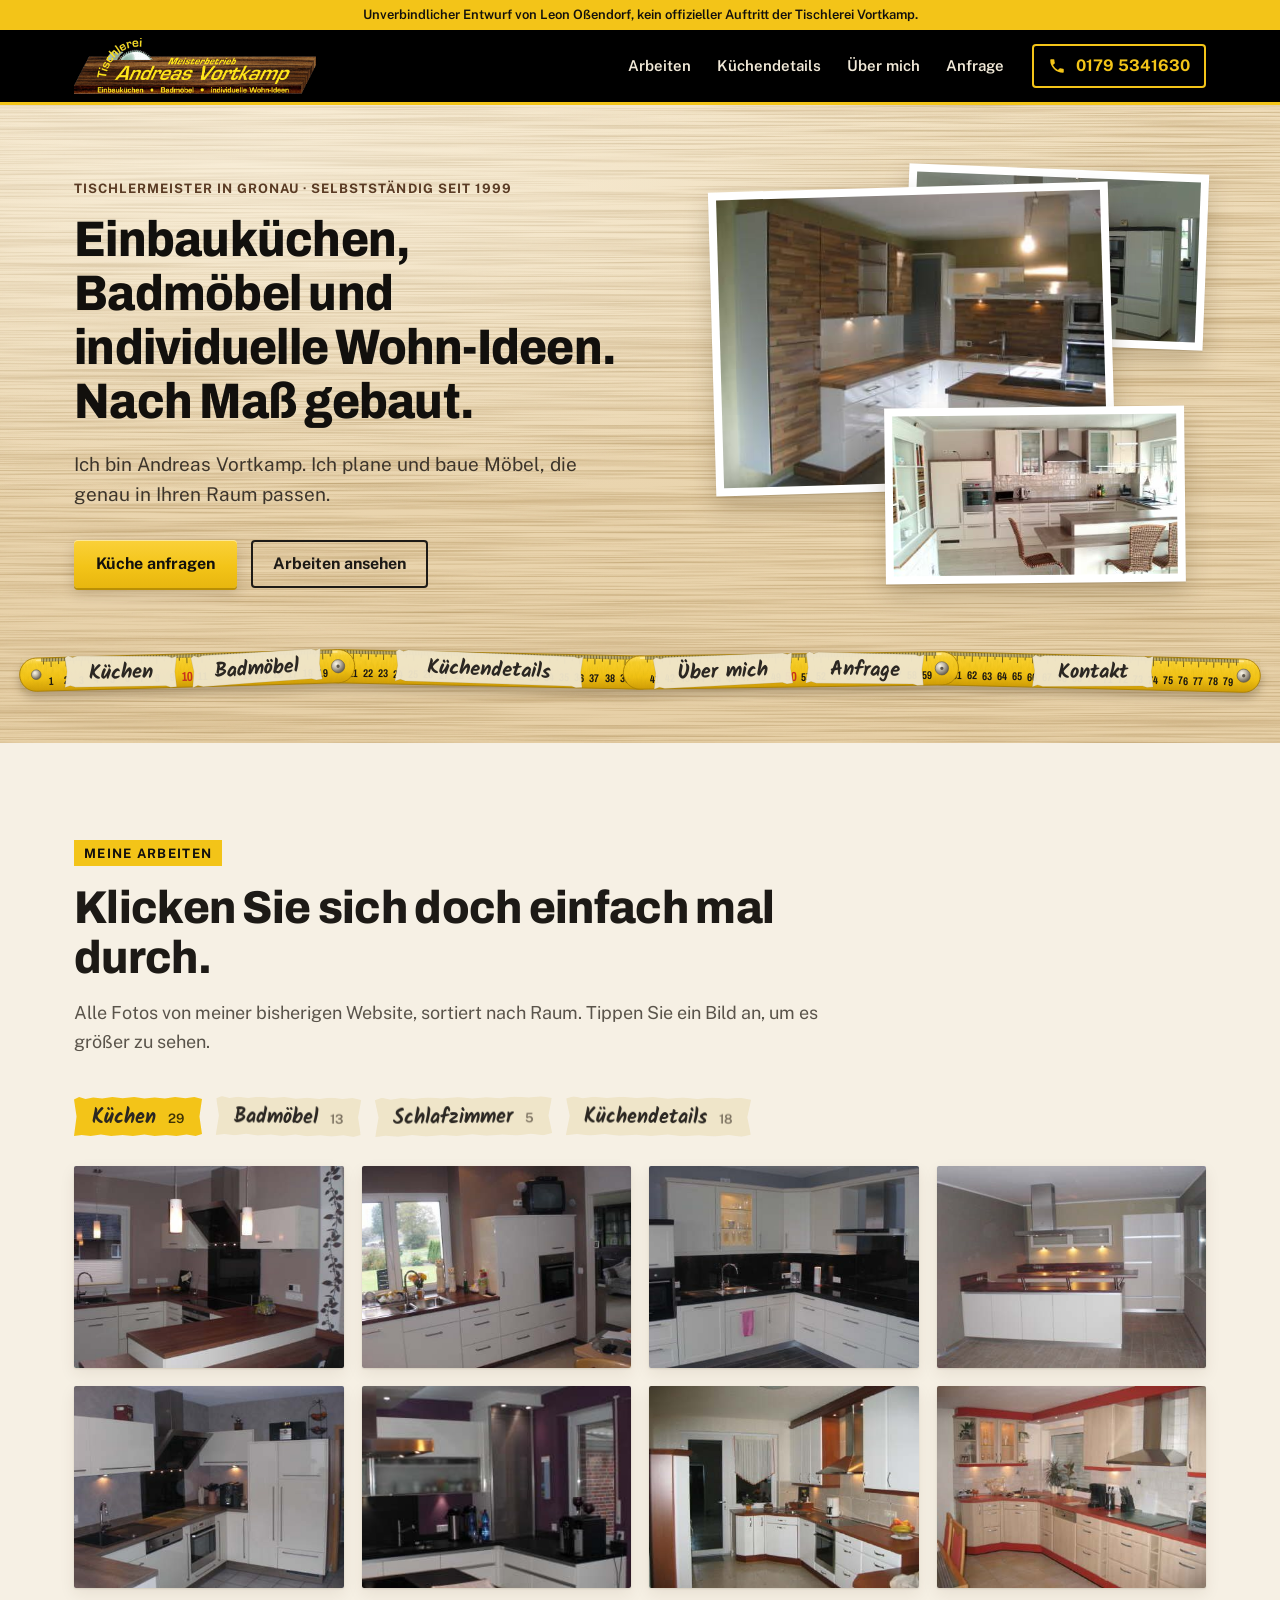
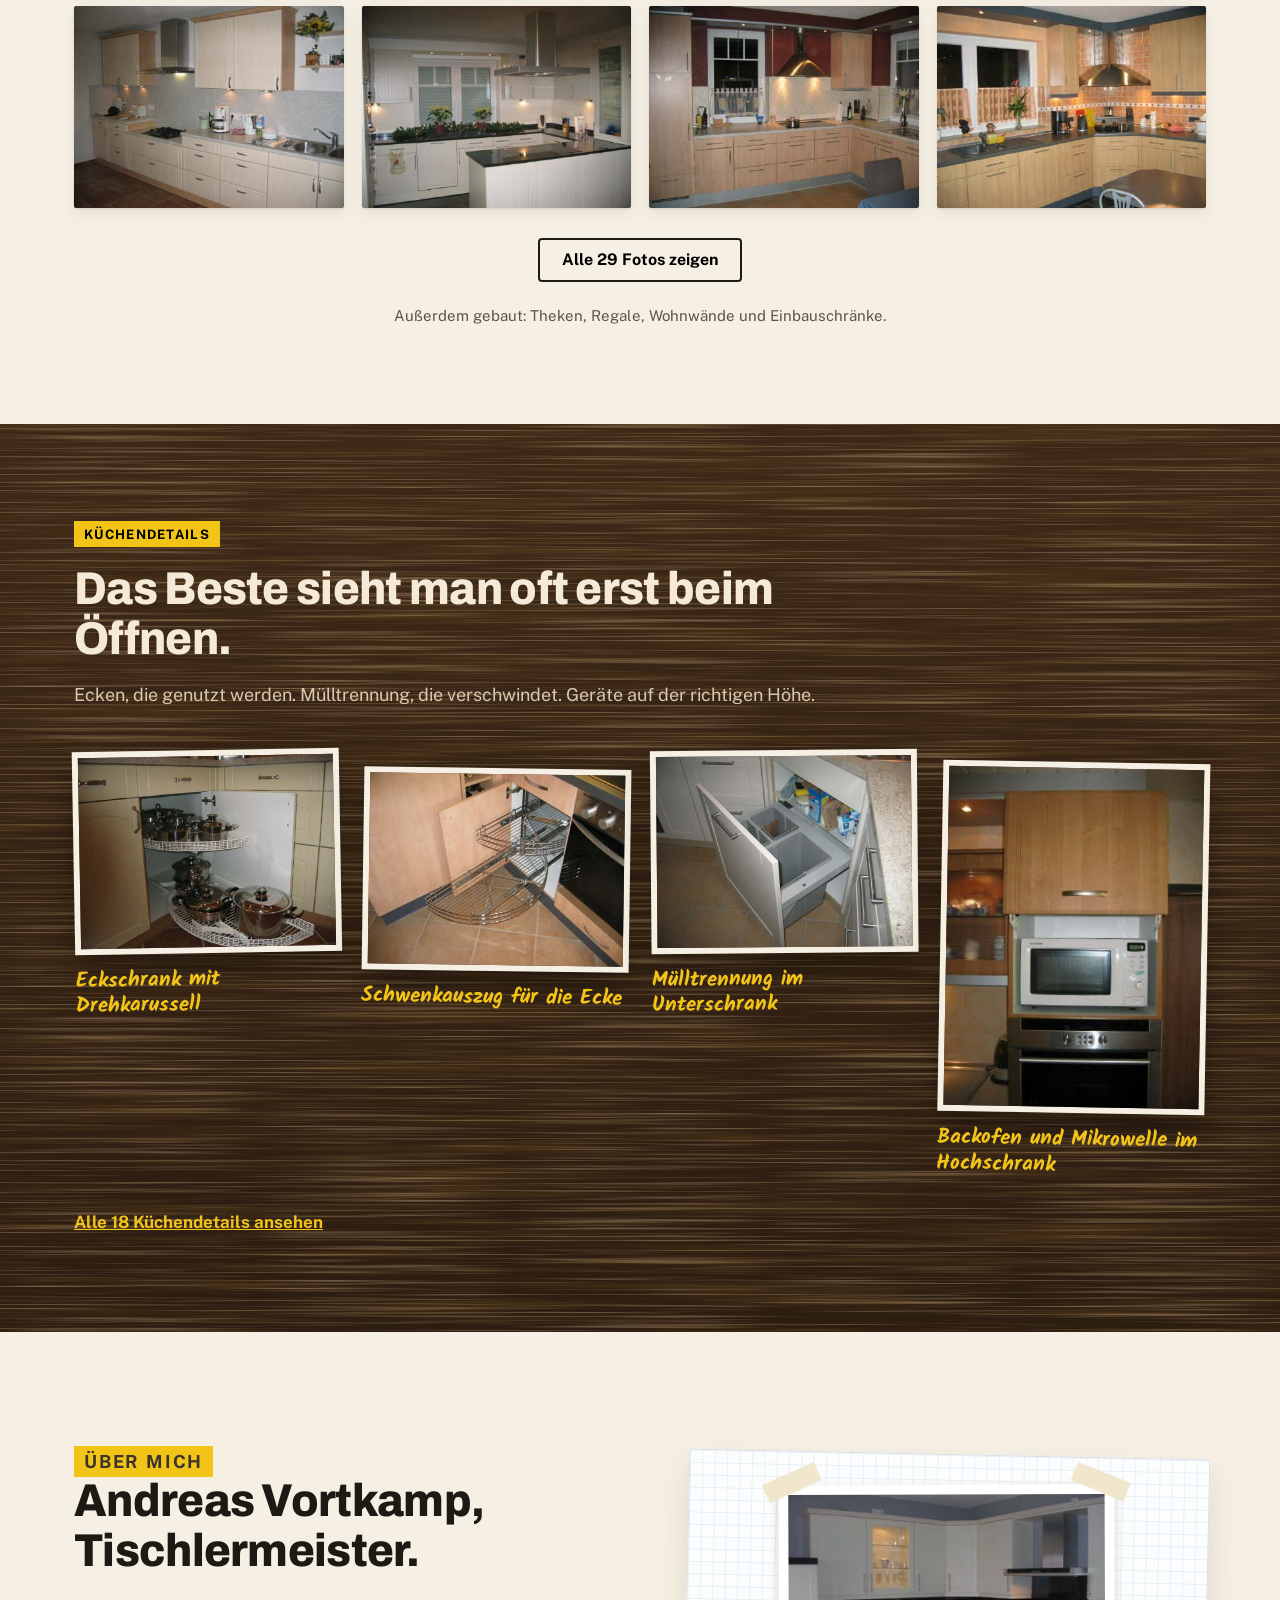
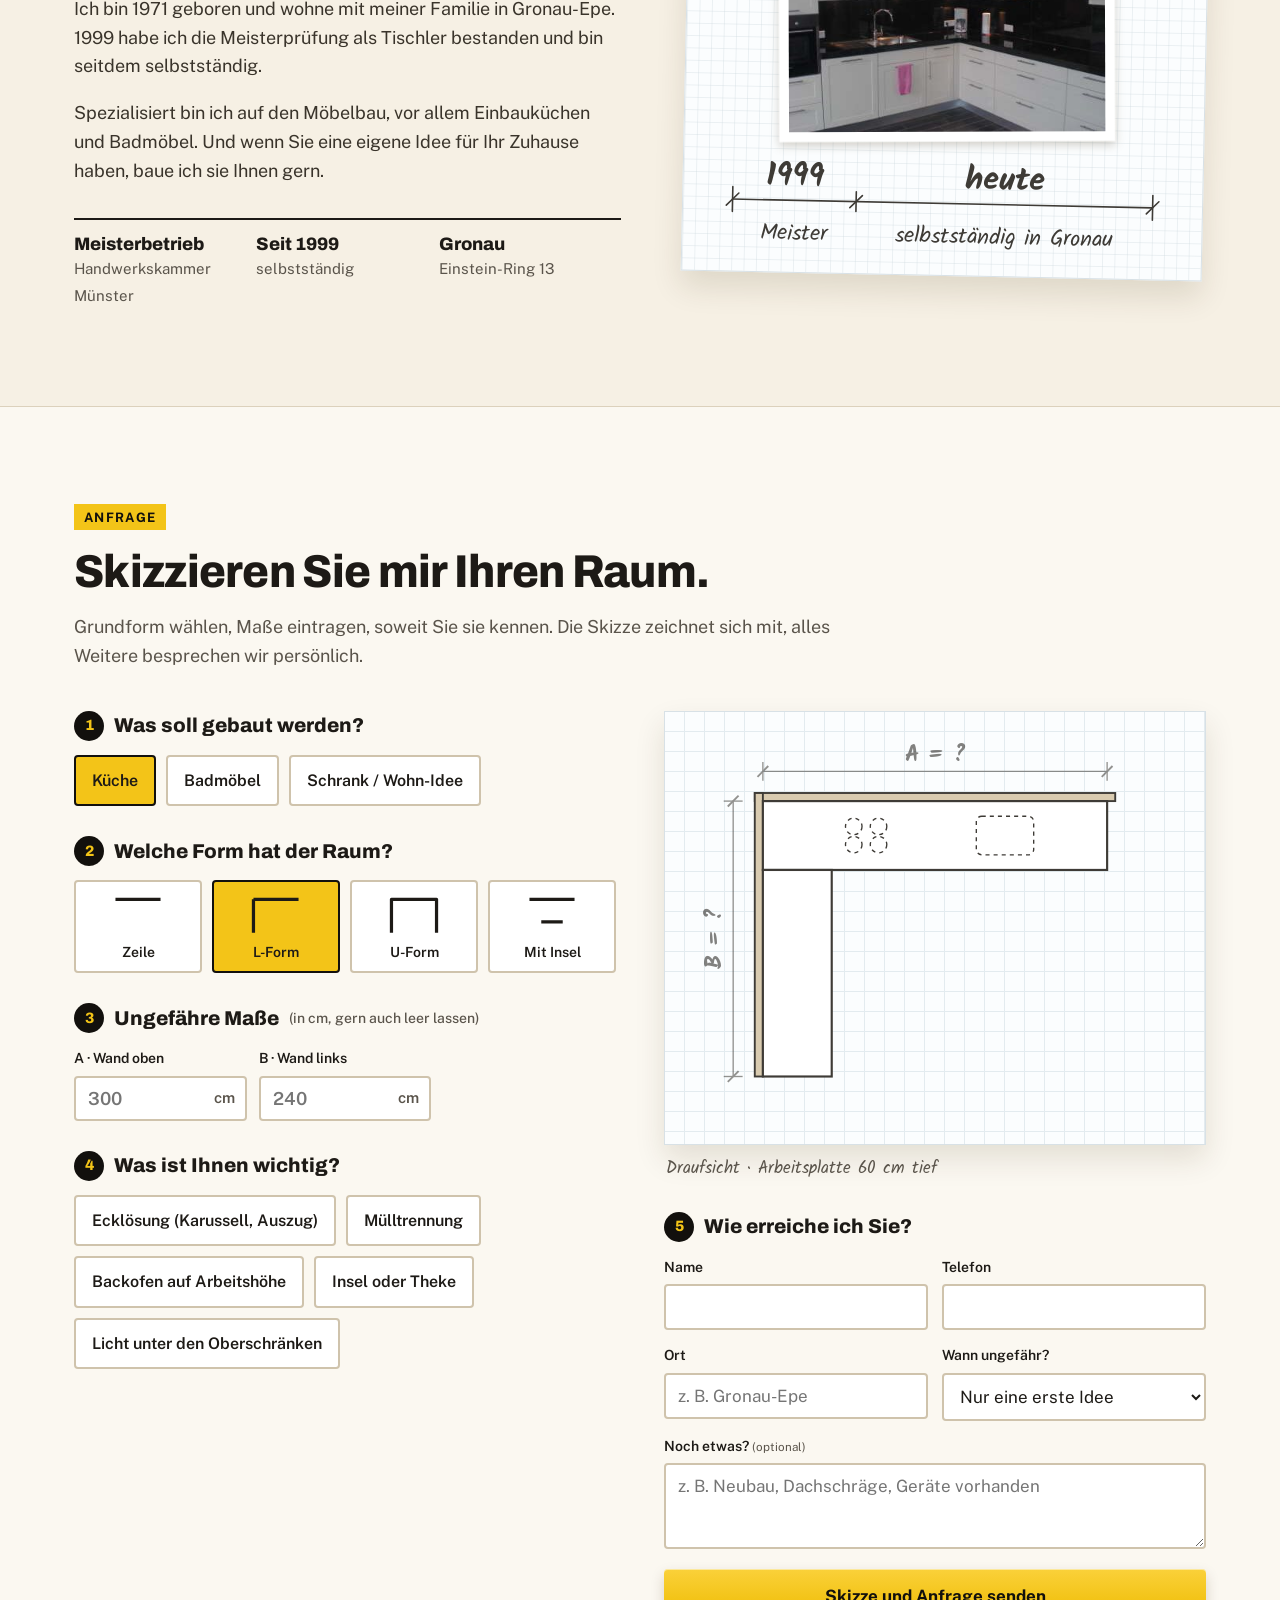
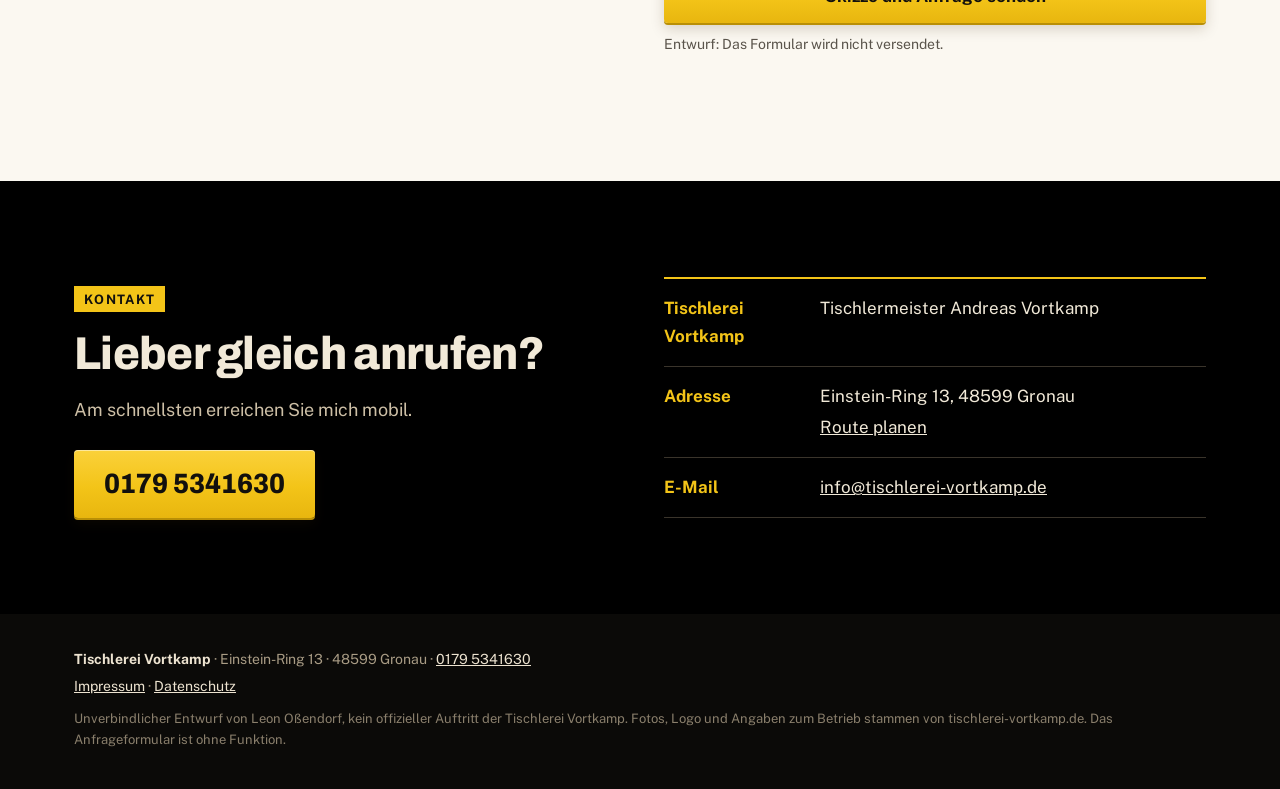
<file: index.html>
<!doctype html>
<html lang="de-DE">
<head>
<meta charset="utf-8">
<meta name="viewport" content="width=device-width, initial-scale=1">
<meta name="robots" content="noindex,nofollow">
<title>Tischlerei Andreas Vortkamp, Gronau · Einbauküchen, Badmöbel, Wohn-Ideen (Entwurf)</title>
<meta name="description" content="Unverbindlicher Entwurf von Leon Oßendorf für die Tischlerei Andreas Vortkamp in Gronau.">
<link rel="preload" href="fonts/archivo-var.woff2" as="font" type="font/woff2" crossorigin>
<link rel="stylesheet" href="css/style.css">
</head>
<body>

<div class="draftbar" role="note">Unverbindlicher Entwurf von Leon Oßendorf, kein offizieller Auftritt der Tischlerei Vortkamp.</div>

<header class="top">
  <div class="wrap top-in">
    <a class="brand" href="#start" aria-label="Tischlerei Andreas Vortkamp, zur Startseite"><img src="img/logo.png" width="787" height="182" alt="Tischlerei Meisterbetrieb Andreas Vortkamp: Einbauküchen, Badmöbel, individuelle Wohn-Ideen"></a>
    <nav class="mainnav" aria-label="Hauptnavigation">
      <a href="#arbeiten">Arbeiten</a>
      <a href="#details">Küchendetails</a>
      <a href="#ueber">Über mich</a>
      <a href="#anfrage">Anfrage</a>
    </nav>
    <a class="btn btn-call top-call" href="tel:+491795341630"><svg aria-hidden="true" viewBox="0 0 24 24"><path d="M6.6 10.8a15.1 15.1 0 0 0 6.6 6.6l2.2-2.2c.3-.3.7-.4 1-.2 1.1.4 2.3.6 3.6.6.6 0 1 .4 1 1V20c0 .6-.4 1-1 1A17 17 0 0 1 3 4c0-.6.4-1 1-1h3.5c.6 0 1 .4 1 1 0 1.3.2 2.5.6 3.6.1.3 0 .7-.2 1l-2.3 2.2z"/></svg><span>0179 5341630</span></a>
  </div>
</header>

<main id="start">

<!-- HERO: Werkbank mit Zollstock -->
<section class="hero">
  <div class="wrap hero-in">
    <div class="hero-text">
      <p class="kicker">Tischlermeister in Gronau · selbstständig seit 1999</p>
      <h1>Einbauküchen, Badmöbel und individuelle Wohn-Ideen. Nach Maß gebaut.</h1>
      <p class="lead">Ich bin Andreas Vortkamp. Ich plane und baue Möbel, die genau in Ihren Raum passen.</p>
      <div class="hero-cta">
        <a class="btn btn-zoll" href="#anfrage">Küche anfragen</a>
        <a class="btn btn-ghost" href="#arbeiten">Arbeiten ansehen</a>
      </div>
    </div>
    <div class="hero-photos" aria-label="Drei Küchen der Tischlerei Vortkamp">
      <figure class="print p1"><img src="img/k-17.jpg" width="400" height="300" alt="Weiße Küche mit Holzfronten, Kochinsel und Unterbauleuchten"></figure>
      <figure class="print p2"><img src="img/k-24.jpg" width="400" height="225" alt="Weiße Hochglanzküche mit dunkler Arbeitsplatte und Insel"></figure>
      <figure class="print p3"><img src="img/k-26.jpg" width="400" height="225" alt="Helle Küche mit Theke und Glasvitrinen"></figure>
    </div>
  </div>
  <div class="rule-strip">
    <div class="rule-scroll">
      <svg class="zollstock" id="hero-rule" role="navigation" aria-label="Bereiche der Seite"></svg>
    </div>
  </div>
</section>

<!-- ARBEITEN -->
<section class="sec arbeiten" id="arbeiten">
  <div class="wrap">
    <header class="sec-head">
      <p class="eyebrow">Meine Arbeiten</p>
      <h2>Klicken Sie sich doch einfach mal durch.</h2>
      <p class="sec-lead">Alle Fotos von meiner bisherigen Website, sortiert nach Raum. Tippen Sie ein Bild an, um es größer zu sehen.</p>
    </header>
    <div class="tabs" role="tablist" aria-label="Arbeiten filtern">
      <button class="tape" role="tab" aria-selected="true" data-f="k">Küchen <small></small></button>
      <button class="tape" role="tab" aria-selected="false" data-f="b">Badmöbel <small></small></button>
      <button class="tape" role="tab" aria-selected="false" data-f="s">Schlafzimmer <small></small></button>
      <button class="tape" role="tab" aria-selected="false" data-f="d">Küchendetails <small></small></button>
    </div>
    <div class="grid" id="grid" aria-live="polite"></div>
    <button class="more" id="more" type="button">Weitere Fotos zeigen</button>
    <p class="also">Außerdem gebaut: Theken, Regale, Wohnwände und Einbauschränke.</p>
  </div>
</section>

<!-- KÜCHENDETAILS -->
<section class="sec details" id="details">
  <div class="wrap">
    <header class="sec-head light">
      <p class="eyebrow">Küchendetails</p>
      <h2>Das Beste sieht man oft erst beim Öffnen.</h2>
      <p class="sec-lead">Ecken, die genutzt werden. Mülltrennung, die verschwindet. Geräte auf der richtigen Höhe.</p>
    </header>
    <div class="det-grid">
      <figure class="det"><img src="img/d-06.jpg" width="400" height="300" alt="Geöffneter Eckschrank mit Drehkarussell und Töpfen" loading="lazy"><figcaption>Eckschrank mit Drehkarussell</figcaption></figure>
      <figure class="det"><img src="img/d-14.jpg" width="400" height="300" alt="Schwenkauszug mit Drahtkörben im Eckschrank" loading="lazy"><figcaption>Schwenkauszug für die Ecke</figcaption></figure>
      <figure class="det"><img src="img/d-12.jpg" width="400" height="300" alt="Mülltrennung mit zwei Behältern im Unterschrank" loading="lazy"><figcaption>Mülltrennung im Unterschrank</figcaption></figure>
      <figure class="det"><img src="img/d-09.jpg" width="300" height="400" alt="Hochschrank mit Mikrowelle über dem Backofen" loading="lazy"><figcaption>Backofen und Mikrowelle im Hochschrank</figcaption></figure>
    </div>
    <p class="det-more"><a href="#arbeiten" data-jump="d">Alle 18 Küchendetails ansehen</a></p>
  </div>
</section>

<!-- ÜBER MICH -->
<section class="sec ueber" id="ueber">
  <div class="wrap ueber-in">
    <div class="ueber-text">
      <p class="eyebrow">Über mich</p>
      <h2>Andreas Vortkamp, Tischlermeister.</h2>
      <p>Ich bin 1971 geboren und wohne mit meiner Familie in Gronau-Epe. 1999 habe ich die Meisterprüfung als Tischler bestanden und bin seitdem selbstständig.</p>
      <p>Spezialisiert bin ich auf den Möbelbau, vor allem Einbauküchen und Badmöbel. Und wenn Sie eine eigene Idee für Ihr Zuhause haben, baue ich sie Ihnen gern.</p>
      <ul class="facts">
        <li><b>Meisterbetrieb</b><span>Handwerkskammer Münster</span></li>
        <li><b>Seit 1999</b><span>selbstständig</span></li>
        <li><b>Gronau</b><span>Einstein-Ring 13</span></li>
      </ul>
    </div>
    <div class="ueber-mass" aria-hidden="true">
      <svg viewBox="0 0 420 340" class="massblatt">
        <defs><pattern id="kar" width="10" height="10" patternUnits="userSpaceOnUse"><path d="M10 0H0V10" fill="none" stroke="#c9d5dc" stroke-width=".5"/></pattern></defs>
        <rect width="420" height="340" fill="url(#kar)"/>
        <g transform="rotate(-1.4 210 120)">
          <rect x="74" y="24" width="272" height="208" fill="#fff" style="filter:drop-shadow(0 3px 4px rgba(60,40,10,.22))"/>
          <image href="img/k-03.jpg" x="82" y="32" width="256" height="192" preserveAspectRatio="xMidYMid slice"/>
          <rect x="62" y="14" width="46" height="16" fill="#EFE5C9" opacity=".92" transform="rotate(-24 85 22)"/>
          <rect x="312" y="14" width="46" height="16" fill="#EFE5C9" opacity=".92" transform="rotate(22 335 22)"/>
        </g>
        <g class="pencil">
          <line x1="40" y1="282" x2="380" y2="282"/>
          <line x1="40" y1="272" x2="40" y2="292"/><line x1="380" y1="272" x2="380" y2="292"/>
          <line x1="35" y1="287" x2="45" y2="277"/><line x1="375" y1="287" x2="385" y2="277"/>
          <line x1="140" y1="274" x2="140" y2="290"/><line x1="135" y1="287" x2="145" y2="277"/>
        </g>
        <text x="90" y="270" class="hand" text-anchor="middle">1999</text>
        <text x="260" y="270" class="hand" text-anchor="middle">heute</text>
        <text x="90" y="314" class="hand sm" text-anchor="middle">Meister</text>
        <text x="260" y="314" class="hand sm" text-anchor="middle">selbstständig in Gronau</text>
      </svg>
    </div>
  </div>
</section>

<!-- ANFRAGE MIT SKIZZE -->
<section class="sec anfrage" id="anfrage">
  <div class="wrap">
    <header class="sec-head">
      <p class="eyebrow">Anfrage</p>
      <h2>Skizzieren Sie mir Ihren Raum.</h2>
      <p class="sec-lead">Grundform wählen, Maße eintragen, soweit Sie sie kennen. Die Skizze zeichnet sich mit, alles Weitere besprechen wir persönlich.</p>
    </header>

    <form class="form" id="form" novalidate>
      <div class="form-cols">
        <div class="form-left">
          <fieldset class="step">
            <legend><i>1</i> Was soll gebaut werden?</legend>
            <div class="chips" data-name="raum">
              <label><input type="radio" name="raum" value="kueche" checked><span>Küche</span></label>
              <label><input type="radio" name="raum" value="bad"><span>Badmöbel</span></label>
              <label><input type="radio" name="raum" value="schrank"><span>Schrank / Wohn-Idee</span></label>
            </div>
          </fieldset>

          <fieldset class="step">
            <legend><i>2</i> Welche Form hat der Raum?</legend>
            <div class="shapes" id="shapes"></div>
          </fieldset>

          <fieldset class="step">
            <legend><i>3</i> Ungefähre Maße <small>(in cm, gern auch leer lassen)</small></legend>
            <div class="mass" id="mass"></div>
          </fieldset>

          <fieldset class="step">
            <legend><i>4</i> Was ist Ihnen wichtig?</legend>
            <div class="chips multi" id="wishes"></div>
          </fieldset>
        </div>

        <div class="form-right">
          <div class="sketch" aria-live="polite">
            <div class="sketch-paper">
              <svg id="plan" class="plan" viewBox="0 0 400 320" role="img" aria-label="Skizze Ihres Raums"></svg>
            </div>
            <p class="sketch-cap" id="plan-cap">Draufsicht, Arbeitsplatte 60 cm tief</p>
          </div>

          <fieldset class="step">
            <legend><i>5</i> Wie erreiche ich Sie?</legend>
            <div class="fields">
              <label class="f"><span>Name</span><input name="name" autocomplete="name" required></label>
              <label class="f"><span>Telefon</span><input name="tel" type="tel" autocomplete="tel" inputmode="tel" required></label>
              <label class="f"><span>Ort</span><input name="ort" autocomplete="address-level2" placeholder="z. B. Gronau-Epe"></label>
              <label class="f"><span>Wann ungefähr?</span>
                <select name="wann"><option>Nur eine erste Idee</option><option>In den nächsten 3 Monaten</option><option>In 3 bis 6 Monaten</option><option>Später</option></select></label>
              <label class="f wide"><span>Noch etwas? <small>(optional)</small></span><textarea name="text" rows="3" placeholder="z. B. Neubau, Dachschräge, Geräte vorhanden"></textarea></label>
            </div>
            <button class="btn btn-zoll send" type="submit">Skizze und Anfrage senden</button>
            <p class="note">Entwurf: Das Formular wird nicht versendet.</p>
          </fieldset>
        </div>
      </div>
    </form>

    <div class="sent" id="sent" hidden>
      <h3>So käme Ihre Anfrage bei Herrn Vortkamp an</h3>
      <div class="sent-in">
        <div class="sent-plan" id="sent-plan"></div>
        <dl id="sent-list"></dl>
      </div>
      <p class="note">Entwurf: Es wurde nichts verschickt.</p>
      <button class="btn btn-ghost dark" type="button" id="again">Skizze ändern</button>
    </div>
  </div>
</section>

<!-- KONTAKT -->
<section class="sec kontakt" id="kontakt">
  <div class="wrap kontakt-in">
    <div>
      <p class="eyebrow">Kontakt</p>
      <h2>Lieber gleich anrufen?</h2>
      <p class="sec-lead">Am schnellsten erreichen Sie mich mobil.</p>
      <a class="btn btn-zoll big" href="tel:+491795341630">0179 5341630</a>
    </div>
    <ul class="kontakt-list">
      <li><b>Tischlerei Vortkamp</b><span>Tischlermeister Andreas Vortkamp</span></li>
      <li><b>Adresse</b><span>Einstein-Ring 13, 48599 Gronau</span><a href="https://www.google.com/maps/search/?api=1&amp;query=Einstein-Ring+13+48599+Gronau" rel="noopener" target="_blank">Route planen</a></li>
      <li><b>E-Mail</b><a href="mailto:info@tischlerei-vortkamp.de">info@tischlerei-vortkamp.de</a></li>
    </ul>
  </div>
</section>

</main>

<footer class="foot">
  <div class="wrap foot-in">
    <p><b>Tischlerei Vortkamp</b> · Einstein-Ring 13 · 48599 Gronau · <a href="tel:+491795341630">0179 5341630</a></p>
    <p><a href="impressum.html">Impressum</a> · <a href="datenschutz.html">Datenschutz</a></p>
    <p class="small">Unverbindlicher Entwurf von Leon Oßendorf, kein offizieller Auftritt der Tischlerei Vortkamp. Fotos, Logo und Angaben zum Betrieb stammen von tischlerei-vortkamp.de. Das Anfrageformular ist ohne Funktion.</p>
  </div>
</footer>

<div class="callbar" aria-label="Schnellkontakt">
  <a href="tel:+491795341630" class="cb-call">Anrufen</a>
  <a href="#anfrage" class="cb-req">Küche anfragen</a>
</div>

<div class="lightbox" id="lb" hidden role="dialog" aria-modal="true" aria-label="Foto groß">
  <button class="lb-x" type="button" aria-label="Schließen">×</button>
  <button class="lb-prev" type="button" aria-label="Vorheriges Foto">‹</button>
  <figure><img id="lb-img" alt=""><figcaption id="lb-cap"></figcaption></figure>
  <button class="lb-next" type="button" aria-label="Nächstes Foto">›</button>
</div>

<script src="js/main.js"></script>
</body>
</html>
</file>
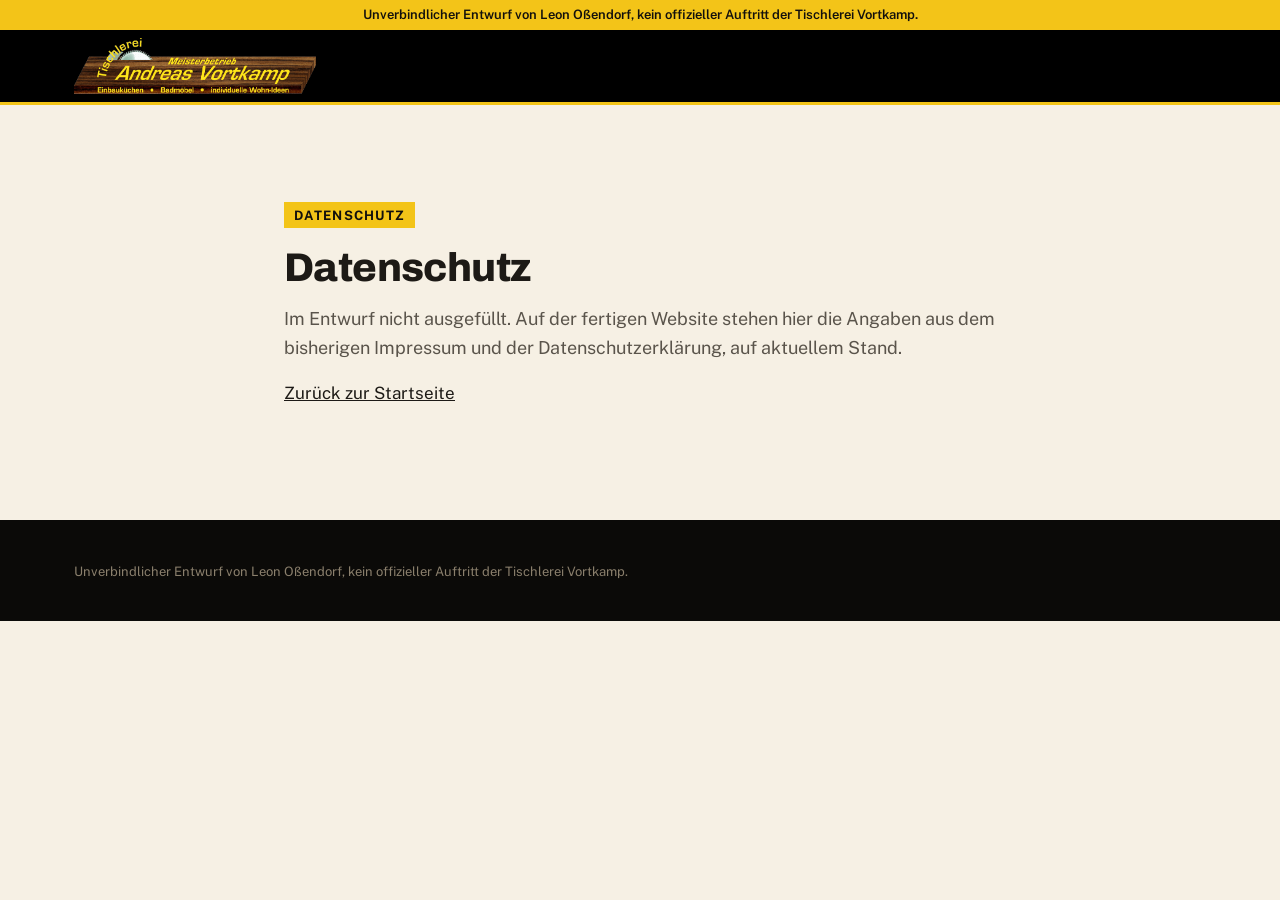
<file: datenschutz.html>
<!doctype html>
<html lang="de-DE">
<head>
<meta charset="utf-8">
<meta name="viewport" content="width=device-width, initial-scale=1">
<meta name="robots" content="noindex,nofollow">
<title>Datenschutz · Tischlerei Vortkamp (Entwurf)</title>
<link rel="stylesheet" href="css/style.css">
</head>
<body>
<div class="draftbar" role="note">Unverbindlicher Entwurf von Leon Oßendorf, kein offizieller Auftritt der Tischlerei Vortkamp.</div>
<header class="top"><div class="wrap top-in"><a class="brand" href="index.html" aria-label="Zur Startseite"><img src="img/logo.png" width="787" height="182" alt="Tischlerei Meisterbetrieb Andreas Vortkamp"></a></div></header>
<main class="sec"><div class="wrap" style="max-width:760px">
<p class="eyebrow">Datenschutz</p>
<h1 style="font-size:40px">Datenschutz</h1>
<p class="sec-lead">Im Entwurf nicht ausgefüllt. Auf der fertigen Website stehen hier die Angaben aus dem bisherigen Impressum und der Datenschutzerklärung, auf aktuellem Stand.</p>
<p><a href="index.html">Zurück zur Startseite</a></p>
</div></main>
<footer class="foot"><div class="wrap foot-in"><p class="small">Unverbindlicher Entwurf von Leon Oßendorf, kein offizieller Auftritt der Tischlerei Vortkamp.</p></div></footer>
</body>
</html>
</file>
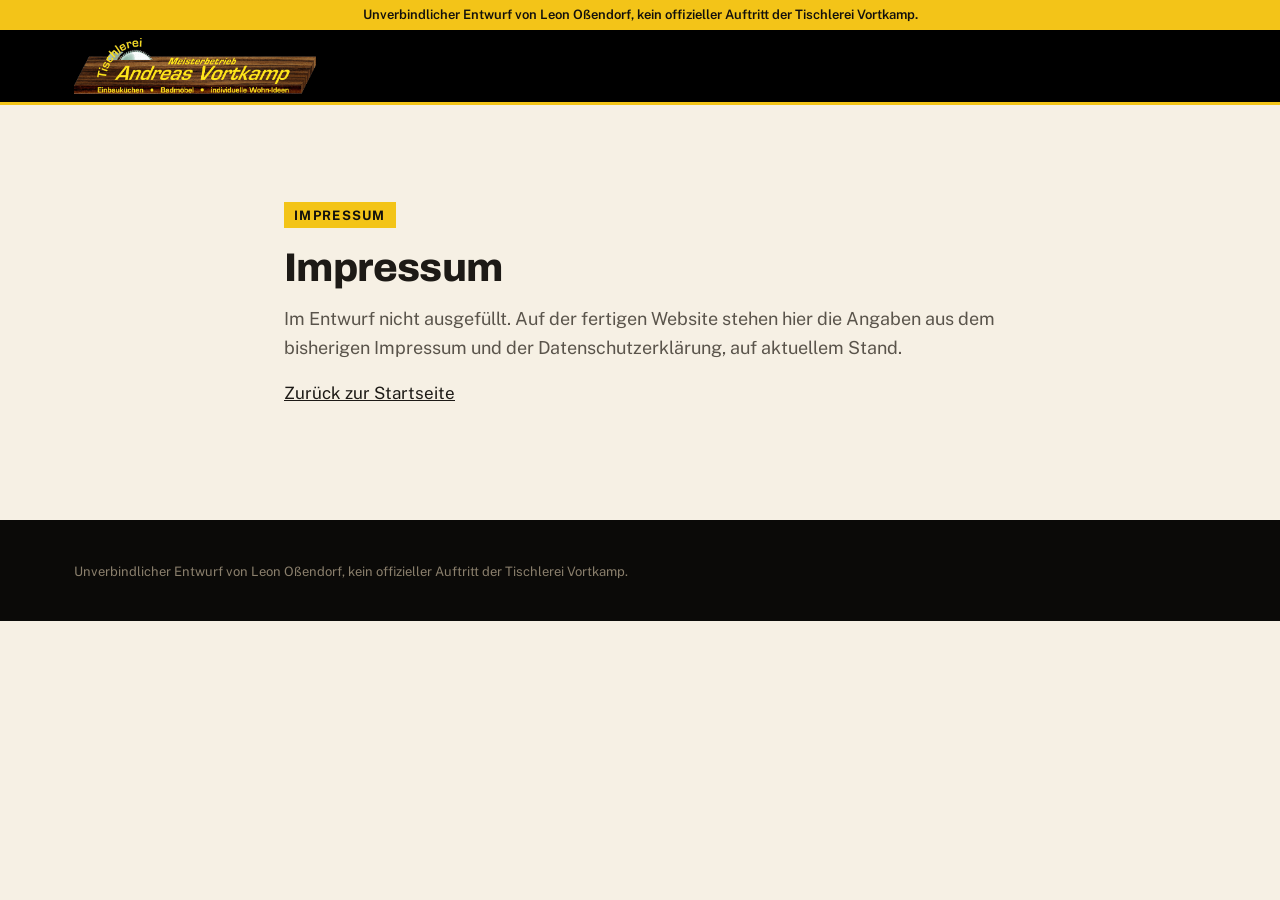
<file: impressum.html>
<!doctype html>
<html lang="de-DE">
<head>
<meta charset="utf-8">
<meta name="viewport" content="width=device-width, initial-scale=1">
<meta name="robots" content="noindex,nofollow">
<title>Impressum · Tischlerei Vortkamp (Entwurf)</title>
<link rel="stylesheet" href="css/style.css">
</head>
<body>
<div class="draftbar" role="note">Unverbindlicher Entwurf von Leon Oßendorf, kein offizieller Auftritt der Tischlerei Vortkamp.</div>
<header class="top"><div class="wrap top-in"><a class="brand" href="index.html" aria-label="Zur Startseite"><img src="img/logo.png" width="787" height="182" alt="Tischlerei Meisterbetrieb Andreas Vortkamp"></a></div></header>
<main class="sec"><div class="wrap" style="max-width:760px">
<p class="eyebrow">Impressum</p>
<h1 style="font-size:40px">Impressum</h1>
<p class="sec-lead">Im Entwurf nicht ausgefüllt. Auf der fertigen Website stehen hier die Angaben aus dem bisherigen Impressum und der Datenschutzerklärung, auf aktuellem Stand.</p>
<p><a href="index.html">Zurück zur Startseite</a></p>
</div></main>
<footer class="foot"><div class="wrap foot-in"><p class="small">Unverbindlicher Entwurf von Leon Oßendorf, kein offizieller Auftritt der Tischlerei Vortkamp.</p></div></footer>
</body>
</html>
</file>
<file: css/style.css>
@font-face { font-family: "Archivo"; src: url("../fonts/archivo-var.woff2") format("woff2"); font-weight: 100 900; font-stretch: 62% 125%; font-display: swap; }
@font-face { font-family: "Public Sans"; src: url("../fonts/publicsans-var.woff2") format("woff2"); font-weight: 100 900; font-display: swap; }
@font-face { font-family: "Kalam"; src: url("../fonts/kalam-400.woff2") format("woff2"); font-weight: 400; font-display: swap; }
@font-face { font-family: "Kalam"; src: url("../fonts/kalam-700.woff2") format("woff2"); font-weight: 700; font-display: swap; }

:root {
  --zoll: #F3C418;
  --zoll-d: #D9A808;
  --schwarz: #12100D;
  --nuss: #3A2618;
  --nuss-2: #5A3B24;
  --ahorn: #F6F0E4;
  --ahorn-2: #EDE3D0;
  --ink: #1D1A16;
  --ink-2: #5A544B;
  --blei: #3E3B36;
  --rand: #DCD1BC;
  --tape: #EFE5C9;
  --rot: #C8321E;
  --wrap: 1180px;
  --fiber: url("data:image/svg+xml,%3Csvg xmlns='http://www.w3.org/2000/svg' width='2560' height='300'%3E%3Cfilter id='f'%3E%3CfeTurbulence type='fractalNoise' baseFrequency='0.00390625 0.55' numOctaves='3' seed='11' stitchTiles='stitch'/%3E%3CfeColorMatrix values='0 0 0 0 0.45 0 0 0 0 0.3 0 0 0 0 0.12 1.4 0 0 0 -0.62'/%3E%3C/filter%3E%3Crect width='2560' height='300' filter='url(%23f)'/%3E%3C/svg%3E");
  --fiber-d: url("data:image/svg+xml,%3Csvg xmlns='http://www.w3.org/2000/svg' width='2560' height='300'%3E%3Cfilter id='f'%3E%3CfeTurbulence type='fractalNoise' baseFrequency='0.00390625 0.5' numOctaves='3' seed='13' stitchTiles='stitch'/%3E%3CfeColorMatrix values='0 0 0 0 0.62 0 0 0 0 0.42 0 0 0 0 0.22 1.2 0 0 0 -0.6'/%3E%3C/filter%3E%3Crect width='2560' height='300' filter='url(%23f)'/%3E%3C/svg%3E");
  --grain: url("data:image/svg+xml,%3Csvg xmlns='http://www.w3.org/2000/svg' width='2560' height='400'%3E%3Cfilter id='g'%3E%3CfeTurbulence type='fractalNoise' baseFrequency='0.00234375 0.09' numOctaves='4' seed='7' stitchTiles='stitch'/%3E%3CfeColorMatrix values='0 0 0 0 0.55 0 0 0 0 0.38 0 0 0 0 0.18 1.1 0 0 0 -0.52'/%3E%3C/filter%3E%3Crect width='2560' height='400' filter='url(%23g)'/%3E%3C/svg%3E");
  --grain-d: url("data:image/svg+xml,%3Csvg xmlns='http://www.w3.org/2000/svg' width='2560' height='400'%3E%3Cfilter id='g'%3E%3CfeTurbulence type='fractalNoise' baseFrequency='0.003125 0.12' numOctaves='4' seed='4' stitchTiles='stitch'/%3E%3CfeColorMatrix values='0 0 0 0 0.08 0 0 0 0 0.04 0 0 0 0 0.01 1.6 0 0 0 -0.7'/%3E%3C/filter%3E%3Crect width='2560' height='400' filter='url(%23g)'/%3E%3C/svg%3E");
}

* { box-sizing: border-box; }
html { scroll-behavior: smooth; scroll-padding-top: 84px; -webkit-text-size-adjust: 100%; }
body { margin: 0; font: 400 17px/1.6 "Public Sans", system-ui, sans-serif; color: var(--ink); background: var(--ahorn); }
img { max-width: 100%; height: auto; display: block; }
a { color: inherit; }
h1, h2, h3 { font-family: "Archivo", sans-serif; font-weight: 800; letter-spacing: -.015em; line-height: 1.08; margin: 0; }
.wrap { max-width: var(--wrap); margin: 0 auto; padding: 0 24px; }

/* Entwurf-Hinweis */
.draftbar { background: var(--zoll); color: var(--schwarz); font: 600 13px/1.4 "Public Sans", sans-serif; text-align: center; padding: 6px 16px; }

/* Kopf */
.top { position: sticky; top: 0; z-index: 30; background: #000; border-bottom: 3px solid var(--zoll); }
.top-in { display: flex; align-items: center; gap: 28px; height: 72px; }
.brand img { height: 56px; width: auto; }
.mainnav { display: flex; gap: 26px; margin-left: auto; }
.mainnav a { color: #F1E9D8; text-decoration: none; font: 600 15px/1 "Public Sans", sans-serif; padding: 8px 0; border-bottom: 2px solid transparent; transition: border-color .2s, color .2s; }
.mainnav a:hover { color: var(--zoll); border-color: var(--zoll); }

/* Schaltflächen */
.btn { display: inline-flex; align-items: center; justify-content: center; gap: 10px; min-height: 48px; padding: 12px 22px; border-radius: 4px; font: 700 16px/1.1 "Public Sans", sans-serif; text-decoration: none; cursor: pointer; border: 0; transition: transform .2s ease, box-shadow .2s ease, background-color .2s; }
.btn svg { width: 18px; height: 18px; fill: currentColor; }
.btn-zoll { background: linear-gradient(180deg, #FAD13A, var(--zoll) 55%, #E8B60F); color: var(--schwarz); box-shadow: 0 1px 0 rgba(255,255,255,.5) inset, 0 2px 0 #B98F06, 0 6px 14px rgba(60,40,0,.18); }
.btn-zoll:hover { transform: translateY(-1px); box-shadow: 0 1px 0 rgba(255,255,255,.5) inset, 0 3px 0 #B98F06, 0 10px 18px rgba(60,40,0,.2); }
.btn-ghost { background: transparent; color: var(--ink); box-shadow: inset 0 0 0 2px var(--ink); }
.btn-ghost:hover { background: var(--ink); color: var(--ahorn); }
.btn-call { background: transparent; color: var(--zoll); box-shadow: inset 0 0 0 2px var(--zoll); min-height: 44px; padding: 10px 16px; }
.btn-call:hover { background: var(--zoll); color: #000; }

/* Hero: Werkbank aus hellem Holz */
.hero { position: relative; background: var(--fiber) 0 0 / 2560px 300px, var(--grain) 0 0 / 2560px 400px, linear-gradient(180deg, #EFDDBB, #E6CFA6); overflow: hidden; padding: 64px 0 0; }
.hero::after { content: ""; position: absolute; inset: 0; background: radial-gradient(120% 90% at 20% 10%, rgba(255,250,238,.55), rgba(255,250,238,0) 60%); pointer-events: none; }
.hero-in { position: relative; z-index: 2; display: grid; grid-template-columns: 1.02fr 1fr; gap: 48px; align-items: center; }
.kicker { font: 700 13px/1.3 "Public Sans", sans-serif; letter-spacing: .08em; text-transform: uppercase; color: var(--nuss-2); margin: 0 0 16px; }
.hero h1 { font-size: clamp(32px, 3.9vw, 52px); font-stretch: 90%; color: var(--schwarz); }
.lead { font-size: 19px; color: #3D352B; margin: 20px 0 30px; max-width: 34em; }
.hero-cta { display: flex; flex-wrap: wrap; gap: 14px; }
.hero-photos { position: relative; height: 430px; }
.print { position: absolute; margin: 0; background: #fff; padding: 8px 8px 8px; box-shadow: 0 1px 1px rgba(60,40,10,.15), 0 12px 26px rgba(60,40,10,.22); }
.print img { width: 100%; }
.p1 { width: 400px; left: 8%; top: 18px; transform: rotate(-1.6deg); z-index: 2; }
.p2 { width: 300px; right: 0; top: 0; transform: rotate(2.2deg); }
.p3 { width: 300px; right: 4%; top: 238px; transform: rotate(-.6deg); z-index: 3; }

/* Zollstock */
.rule-strip { position: relative; z-index: 4; margin-top: 34px; padding: 0 0 34px; }
.rule-scroll { max-width: 1320px; margin: 0 auto; padding: 0 12px; }
.zollstock { width: 100%; height: auto; display: block; overflow: visible; filter: drop-shadow(0 6px 5px rgba(50,32,8,.28)); }
.zollstock .lbl { cursor: pointer; }
.zollstock .lbl rect { transition: transform .25s ease; }
.zollstock .lbl:hover .tape-bg, .zollstock .lbl:focus .tape-bg { fill: #F7EFD8; }
.zollstock .lbl text { font-family: "Kalam", cursive; font-weight: 700; fill: #2B2722; }
.zollstock .num { font-family: "Archivo", sans-serif; font-stretch: 70%; font-weight: 700; }
.zollstock a:focus { outline: none; }
.zollstock a:focus-visible .tape-bg { stroke: var(--ink); stroke-width: 1.2; }

/* Abschnitte */
.sec { padding: 96px 0; }
.sec-head { max-width: 760px; margin-bottom: 40px; }
.eyebrow { display: inline-block; font: 700 13px/1 "Public Sans", sans-serif; letter-spacing: .1em; text-transform: uppercase; color: var(--schwarz); background: var(--zoll); padding: 7px 10px 6px; margin: 0 0 18px; }
.sec h2 { font-size: clamp(30px, 3.6vw, 46px); font-stretch: 94%; }
.sec-lead { font-size: 18px; color: var(--ink-2); margin: 16px 0 0; }

/* Kreppband-Reiter */
.tabs { display: flex; flex-wrap: wrap; gap: 12px 14px; margin-bottom: 30px; }
.tape { position: relative; border: 0; cursor: pointer; font: 700 20px/1 "Kalam", cursive; color: #2B2722; padding: 11px 18px 8px; background: var(--tape); clip-path: polygon(0 6%, 4% 0, 9% 5%, 15% 1%, 22% 4%, 30% 0, 38% 3%, 47% 0, 55% 4%, 63% 1%, 71% 4%, 79% 0, 87% 3%, 94% 0, 100% 5%, 98% 50%, 100% 95%, 95% 100%, 88% 96%, 80% 100%, 72% 97%, 63% 100%, 55% 96%, 46% 100%, 38% 97%, 29% 100%, 21% 96%, 13% 100%, 6% 97%, 0 100%, 2% 50%); box-shadow: none; transition: background-color .2s, transform .2s; filter: drop-shadow(0 2px 1px rgba(60,40,10,.15)); }
.tape small { font: 600 13px/1 "Public Sans", sans-serif; color: #7A705F; margin-left: 4px; }
.tape:nth-child(2) { transform: rotate(.8deg); } .tape:nth-child(3) { transform: rotate(-.6deg); } .tape:nth-child(4) { transform: rotate(.5deg); }
.tape:hover { background: #F6EED6; }
.tape[aria-selected="true"] { background: var(--zoll); }
.tape[aria-selected="true"] small { color: #3d3205; }

/* Galerie */
.grid { display: grid; grid-template-columns: repeat(auto-fill, minmax(250px, 1fr)); gap: 18px; }
.grid button { position: relative; padding: 0; border: 0; background: #fff; cursor: zoom-in; aspect-ratio: 4 / 3; overflow: hidden; box-shadow: 0 1px 2px rgba(60,40,10,.12), 0 6px 16px rgba(60,40,10,.08); border-radius: 2px; }
.grid img { width: 100%; height: 100%; object-fit: cover; transition: transform .5s ease; }
.grid button:hover img { transform: scale(1.03); }
.grid button.tall img { object-position: 50% 30%; }
.more { display: block; margin: 30px auto 0; background: none; border: 2px solid var(--ink); border-radius: 4px; padding: 12px 22px; font: 700 16px/1 "Public Sans", sans-serif; cursor: pointer; }
.more:hover { background: var(--ink); color: var(--ahorn); }
.more[hidden] { display: none; }
.also { text-align: center; color: var(--ink-2); font-size: 15px; margin: 22px auto 0; max-width: 40em; }

/* Küchendetails: dunkles Nussbaum */
.details { background: var(--fiber-d) 0 0 / 2560px 300px, var(--grain-d) 0 0 / 2560px 400px, linear-gradient(180deg, #3D2817, #2C1D11); color: #F4EAD7; }
.details .eyebrow { color: #000; }
.details .sec-lead { color: #D8C8AE; }
.det-grid { display: grid; grid-template-columns: repeat(4, 1fr); gap: 22px; align-items: start; }
.det { margin: 0; }
.det img { width: 100%; border: 6px solid #F6F0E4; box-shadow: 0 14px 30px rgba(0,0,0,.35); }
.det figcaption { font: 700 21px/1.2 "Kalam", cursive; color: var(--zoll); margin-top: 14px; }
.det:nth-child(1) { transform: rotate(-1deg); } .det:nth-child(2) { transform: rotate(.8deg) translateY(18px); } .det:nth-child(3) { transform: rotate(-.5deg); } .det:nth-child(4) { transform: rotate(1deg) translateY(12px); }
.det-more { margin: 44px 0 0; }
.det-more a { color: var(--zoll); font-weight: 700; }

/* Über mich */
.ueber-in { display: grid; grid-template-columns: 1.05fr 1fr; gap: 64px; align-items: center; }
.ueber-text p { font-size: 18px; color: #3A342B; margin: 18px 0 0; max-width: 36em; }
.ueber-text h2 { margin-bottom: 6px; }
.facts { list-style: none; padding: 0; margin: 32px 0 0; display: grid; grid-template-columns: repeat(3, 1fr); gap: 0; border-top: 2px solid var(--ink); }
.facts li { padding: 14px 14px 0 0; }
.facts b { display: block; font: 800 18px/1.2 "Archivo", sans-serif; }
.facts span { color: var(--ink-2); font-size: 15px; }
.massblatt { width: 100%; height: auto; background: #FBFDFE; border: 1px solid #D8E1E6; box-shadow: 0 16px 30px rgba(60,40,10,.12); transform: rotate(1.2deg); }
.pencil line, .pencil path, .pencil rect, .pencil polyline { stroke: var(--blei); stroke-width: 1.3; fill: none; stroke-linecap: round; }
.hand { font: 700 26px "Kalam", cursive; fill: var(--blei); }
.hand.sm { font-size: 18px; font-weight: 400; }

/* Anfrage */
.anfrage { background: #FBF8F1; border-top: 1px solid var(--rand); }
.form-cols { display: grid; grid-template-columns: 1fr 1fr; gap: 48px; align-items: start; }
.step { border: 0; padding: 0; margin: 0 0 30px; min-width: 0; }
.step legend { font: 800 20px/1.25 "Archivo", sans-serif; padding: 0; margin-bottom: 14px; display: flex; align-items: center; gap: 10px; }
.step legend i { font-style: normal; display: inline-grid; place-items: center; width: 30px; height: 30px; background: var(--schwarz); color: var(--zoll); border-radius: 50%; font-size: 15px; flex: none; }
.step legend small { font: 500 14px "Public Sans", sans-serif; color: var(--ink-2); }
.chips { display: flex; flex-wrap: wrap; gap: 10px; }
.chips label { position: relative; }
.chips input { position: absolute; opacity: 0; width: 1px; height: 1px; }
.chips span { display: inline-block; padding: 11px 16px; border: 2px solid #CFC3AC; border-radius: 4px; background: #fff; font-weight: 600; font-size: 16px; cursor: pointer; transition: border-color .15s, background-color .15s; }
.chips span:hover { border-color: var(--ink); }
.chips input:checked + span { border-color: var(--schwarz); background: var(--zoll); }
.chips input:focus-visible + span { outline: 3px solid #1D1A16; outline-offset: 2px; }
.shapes { display: grid; grid-template-columns: repeat(4, 1fr); gap: 10px; }
.shapes label { position: relative; }
.shapes input { position: absolute; opacity: 0; }
.shapes .sh { display: flex; flex-direction: column; align-items: center; gap: 6px; padding: 12px 6px 10px; border: 2px solid #CFC3AC; border-radius: 4px; background: #fff; cursor: pointer; font: 600 14px/1.2 "Public Sans", sans-serif; text-align: center; transition: border-color .15s, background-color .15s; }
.shapes .sh svg { width: 54px; height: 44px; }
.shapes .sh svg * { fill: none; stroke: var(--ink); stroke-width: 6; stroke-linejoin: round; }
.shapes input:checked + .sh { border-color: var(--schwarz); background: var(--zoll); }
.shapes input:focus-visible + .sh { outline: 3px solid #1D1A16; outline-offset: 2px; }
.mass { display: grid; grid-template-columns: repeat(3, 1fr); gap: 12px; }
.mass label { display: flex; flex-direction: column; gap: 6px; font-weight: 600; font-size: 14px; }
.mass .in { display: flex; align-items: center; background: #fff; border: 2px solid #CFC3AC; border-radius: 4px; }
.mass .in:focus-within { border-color: var(--ink); }
.mass input { width: 100%; border: 0; background: transparent; font: 600 18px "Public Sans", sans-serif; padding: 10px 4px 10px 12px; min-width: 0; }
.mass input:focus { outline: none; }
.mass em { font-style: normal; color: var(--ink-2); padding-right: 10px; font-size: 15px; }
.fields { display: grid; grid-template-columns: 1fr 1fr; gap: 14px; }
.f { display: flex; flex-direction: column; gap: 6px; font-weight: 600; font-size: 14px; }
.f.wide { grid-column: 1 / -1; }
.f small { font-weight: 400; color: var(--ink-2); }
.f input, .f select, .f textarea { font: 400 17px "Public Sans", sans-serif; padding: 11px 12px; border: 2px solid #CFC3AC; border-radius: 4px; background: #fff; color: var(--ink); width: 100%; }
.f input:focus, .f select:focus, .f textarea:focus { outline: none; border-color: var(--ink); }
.f input.bad { border-color: var(--rot); }
.send { margin-top: 20px; width: 100%; font-size: 17px; min-height: 54px; }
.note { font-size: 14px; color: var(--ink-2); margin: 10px 0 0; }

.sketch { margin-bottom: 30px; }
.sketch-paper { background: #FBFDFE; border: 1px solid #D8E1E6; box-shadow: 0 14px 28px rgba(60,40,10,.12); background-image: linear-gradient(#E3EBEF 1px, transparent 1px), linear-gradient(90deg, #E3EBEF 1px, transparent 1px); background-size: 20px 20px; background-position: -1px -1px; }
.sketch-paper svg { width: 100%; height: auto; display: block; }
.sketch-cap { font: 400 17px "Kalam", cursive; color: var(--ink-2); margin: 10px 2px 0; }
.plan .wall { fill: #D9CBB0; stroke: var(--blei); stroke-width: 1.4; }
.plan .counter { fill: #FFFFFF; stroke: var(--blei); stroke-width: 1.6; }
.plan .counter.wood { fill: #F3E2C2; }
.plan .dim line { stroke: var(--blei); stroke-width: 1; }
.plan .dim .tick { stroke-width: 1.4; }
.plan .dim text, #sent-plan .dim text { font: 700 17px "Kalam", cursive; fill: #1F1C18; }
.plan .lbl { font: 400 15px "Kalam", cursive; fill: var(--ink-2); }
.plan .detail { fill: none; stroke: var(--blei); stroke-width: 1; stroke-dasharray: 3 3; }
.plan .room { fill: none; stroke: var(--blei); stroke-width: 1; stroke-dasharray: 2 4; }
.plan .fade { opacity: .55; }

.sent { background: #fff; border: 2px solid var(--schwarz); border-radius: 6px; padding: 28px; margin-top: 10px; }
.sent h3 { font-size: 24px; margin-bottom: 18px; }
.sent-in { display: grid; grid-template-columns: 1fr 1fr; gap: 28px; align-items: start; }
.sent-plan svg { width: 100%; height: auto; border: 1px solid #D8E1E6; background: #FBFDFE; }
.sent dl { margin: 0; display: grid; grid-template-columns: max-content 1fr; gap: 8px 16px; font-size: 16px; }
.sent dt { font-weight: 700; }
.sent dd { margin: 0; color: #3A342B; }
.btn-ghost.dark { margin-top: 16px; }

/* Kontakt */
.kontakt { background: #000; color: #F1E9D8; }
.kontakt .sec-lead { color: #CDBFA6; margin-bottom: 26px; }
.kontakt-in { display: grid; grid-template-columns: 1fr 1fr; gap: 48px; align-items: end; }
.btn.big { font: 800 28px/1 "Archivo", sans-serif; font-stretch: 90%; padding: 18px 30px; min-height: 68px; }
.kontakt-list { list-style: none; padding: 0; margin: 0; border-top: 2px solid var(--zoll); }
.kontakt-list li { display: grid; grid-template-columns: 140px 1fr; gap: 4px 16px; padding: 16px 0; border-bottom: 1px solid #3A342B; }
.kontakt-list b { color: var(--zoll); font-weight: 700; }
.kontakt-list a { color: #F1E9D8; grid-column: 2; }
.kontakt-list li > a:only-of-type { grid-column: 2; }

/* Fuß */
.foot { background: #0B0A08; color: #A99C85; padding: 30px 0 34px; font-size: 14px; }
.foot p { margin: 4px 0; }
.foot b { color: #EDE3D0; }
.foot a { color: #EDE3D0; }
.foot .small { font-size: 13px; color: #8A7F6C; margin-top: 12px; }

/* Anruf-Leiste (Handy) */
.callbar { display: none; }

/* Lightbox */
.lightbox { position: fixed; inset: 0; z-index: 60; background: rgba(14,11,8,.92); display: grid; grid-template-columns: 64px 1fr 64px; align-items: center; justify-items: center; padding: 24px 8px; }
.lightbox[hidden] { display: none; }
.lightbox figure { margin: 0; width: min(600px, 100%); }
.lightbox img { width: 100%; max-height: 78vh; object-fit: contain; border: 8px solid #fff; background: #fff; }
.lightbox figcaption { color: #D8CBB3; font-size: 14px; margin-top: 10px; text-align: center; }
.lightbox button { background: none; border: 0; color: #fff; font-size: 44px; line-height: 1; cursor: pointer; padding: 10px; }
.lb-x { position: absolute; top: 10px; right: 14px; }

@media (prefers-reduced-motion: reduce) { * { transition: none !important; scroll-behavior: auto !important; } }

/* Tablet */
@media (max-width: 1020px) {
  .mainnav { display: none; }
  .top-call { margin-left: auto; }
  .hero-in { grid-template-columns: 1fr; gap: 28px; }
  .hero-photos { height: 380px; max-width: 640px; }
  .det-grid { grid-template-columns: repeat(2, 1fr); }
  .ueber-in, .form-cols, .kontakt-in { grid-template-columns: 1fr; gap: 36px; }
  .sketch { position: static; }
}

/* Handy */
@media (max-width: 640px) {
  body { font-size: 16px; padding-bottom: 64px; }
  html { scroll-padding-top: 70px; }
  .wrap { padding: 0 18px; }
  .draftbar { font-size: 12px; }
  .top-in { height: 60px; gap: 12px; }
  .brand img { height: 40px; }
  .top-call span { display: none; }
  .top-call { padding: 10px 12px; min-height: 42px; }
  .hero { padding-top: 34px; }
  .hero h1 { font-size: 31px; }
  .lead { font-size: 17px; margin: 14px 0 22px; }
  .hero-cta .btn { flex: 1 1 auto; }
  .hero-photos { height: 300px; }
  .p1 { width: 78%; left: 0; top: 8px; padding: 6px; }
  .p2 { width: 54%; top: 0; padding: 6px; }
  .p3 { width: 58%; right: 2%; top: 170px; padding: 6px; }
  .rule-strip { margin-top: 0; }
  .rule-scroll { overflow-x: auto; overflow-y: hidden; -webkit-overflow-scrolling: touch; padding: 0 0 6px 10px; scrollbar-width: none; }
  .rule-scroll::-webkit-scrollbar { display: none; }
  .zollstock { width: 1000px; min-width: 1000px; max-width: none; }
  .sec { padding: 64px 0; }
  .tape { font-size: 18px; padding: 10px 14px 7px; }
  .grid { grid-template-columns: repeat(2, 1fr); gap: 10px; }
  .det-grid { gap: 14px; }
  .det figcaption { font-size: 17px; }
  .facts { grid-template-columns: 1fr; }
  .facts li { display: flex; gap: 10px; align-items: baseline; padding: 10px 0; border-bottom: 1px solid var(--rand); }
  .shapes { grid-template-columns: repeat(2, 1fr); }
  .mass { grid-template-columns: repeat(3, 1fr); gap: 8px; }
  .mass input { font-size: 16px; padding: 10px 2px 10px 8px; }
  .mass em { padding-right: 6px; font-size: 13px; }
  .fields { grid-template-columns: 1fr; }
  .form-cols { display: flex; flex-direction: column; gap: 0; }
  .form-left, .form-right { display: contents; }
  .form-left .step:nth-child(1) { order: 1; } .form-left .step:nth-child(2) { order: 2; } .form-left .step:nth-child(3) { order: 3; }
  .sketch { order: 4; } .form-left .step:nth-child(4) { order: 5; } .form-right .step { order: 6; }
  .step legend { flex-wrap: wrap; }
  .step legend small { flex-basis: 100%; padding-left: 40px; }
  .sent { padding: 18px; }
  .sketch { width: 100%; }
  .sent-in { grid-template-columns: 1fr; }
  .btn.big { width: 100%; font-size: 26px; }
  .kontakt-list li { grid-template-columns: 1fr; }
  .kontakt-list a { grid-column: 1; }
  .lightbox { grid-template-columns: 40px 1fr 40px; padding: 16px 0; }
  .callbar { display: grid; grid-template-columns: 1fr 1.3fr; position: fixed; left: 0; right: 0; bottom: 0; z-index: 40; box-shadow: 0 -4px 14px rgba(0,0,0,.25); }
  .callbar a { display: flex; align-items: center; justify-content: center; min-height: 56px; font: 700 16px/1 "Public Sans", sans-serif; text-decoration: none; }
  .cb-call { background: #000; color: var(--zoll); }
  .cb-req { background: var(--zoll); color: #000; }
}
</file>
